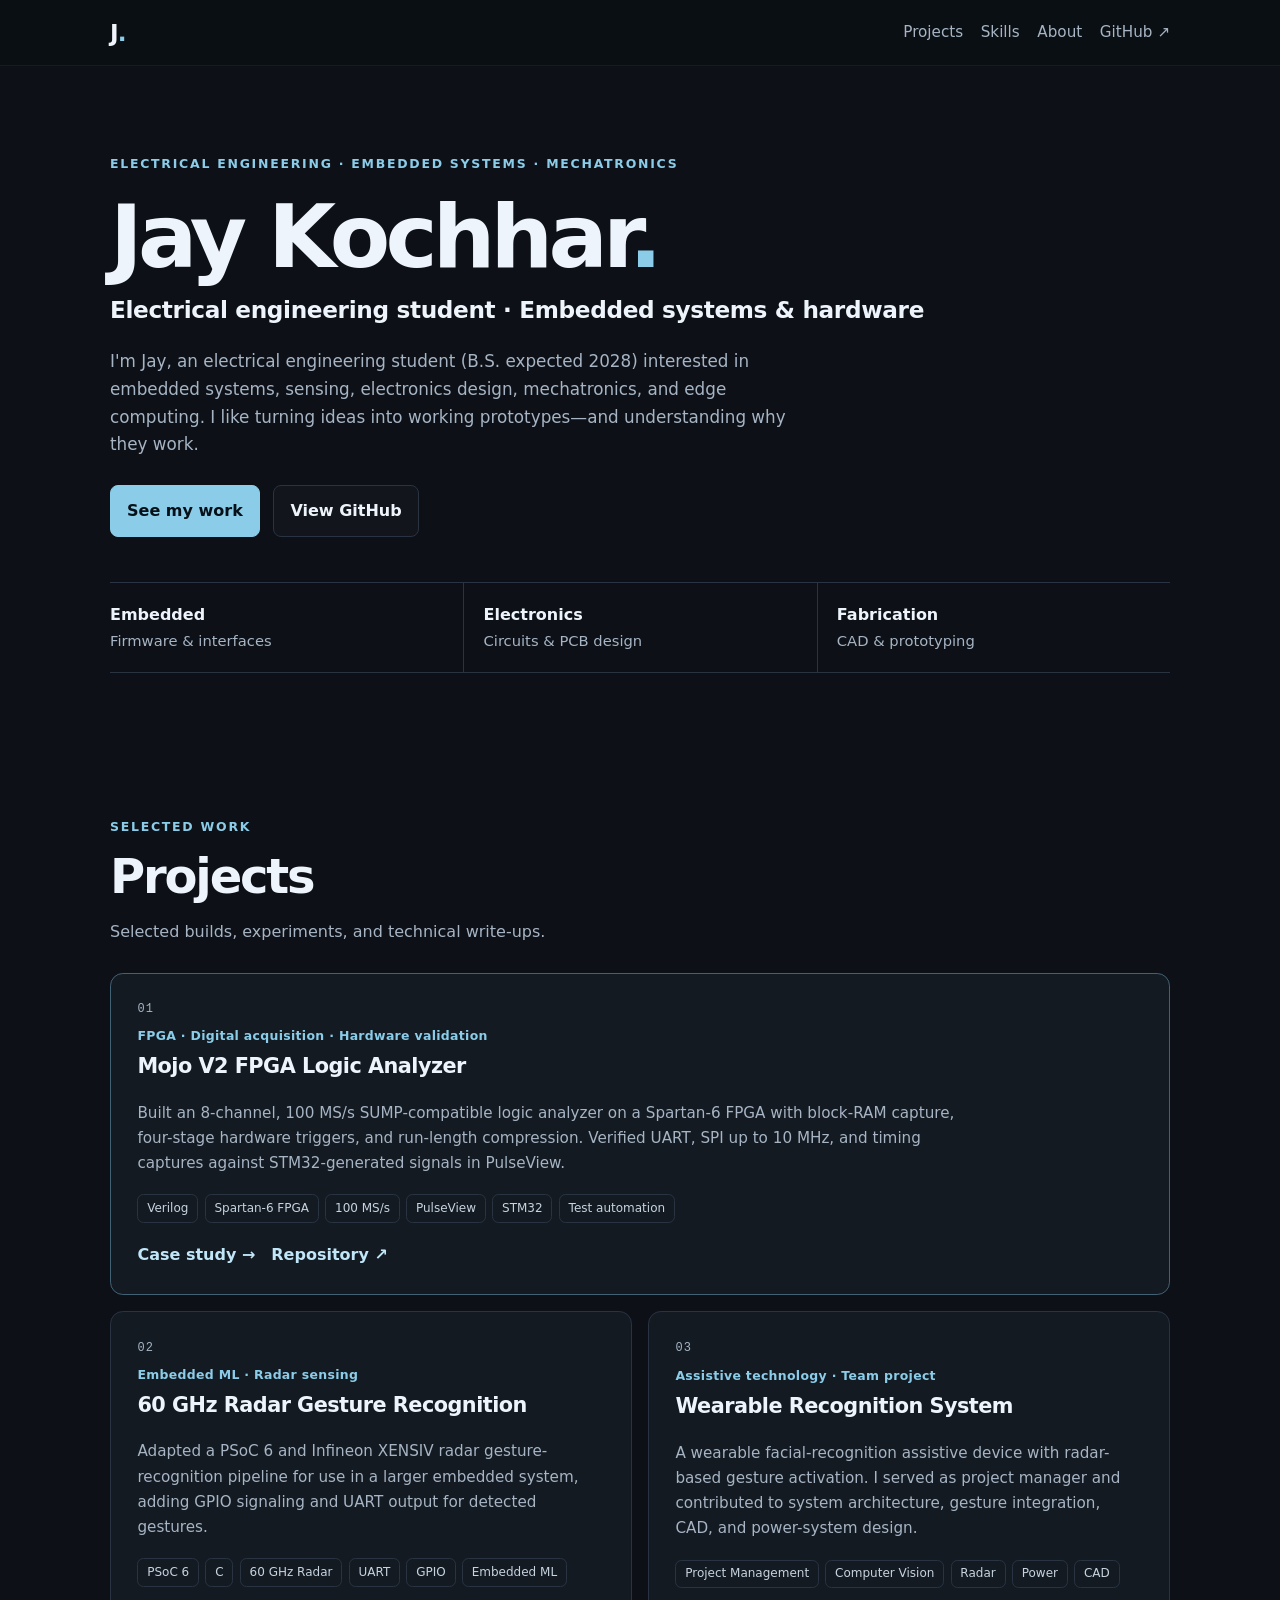
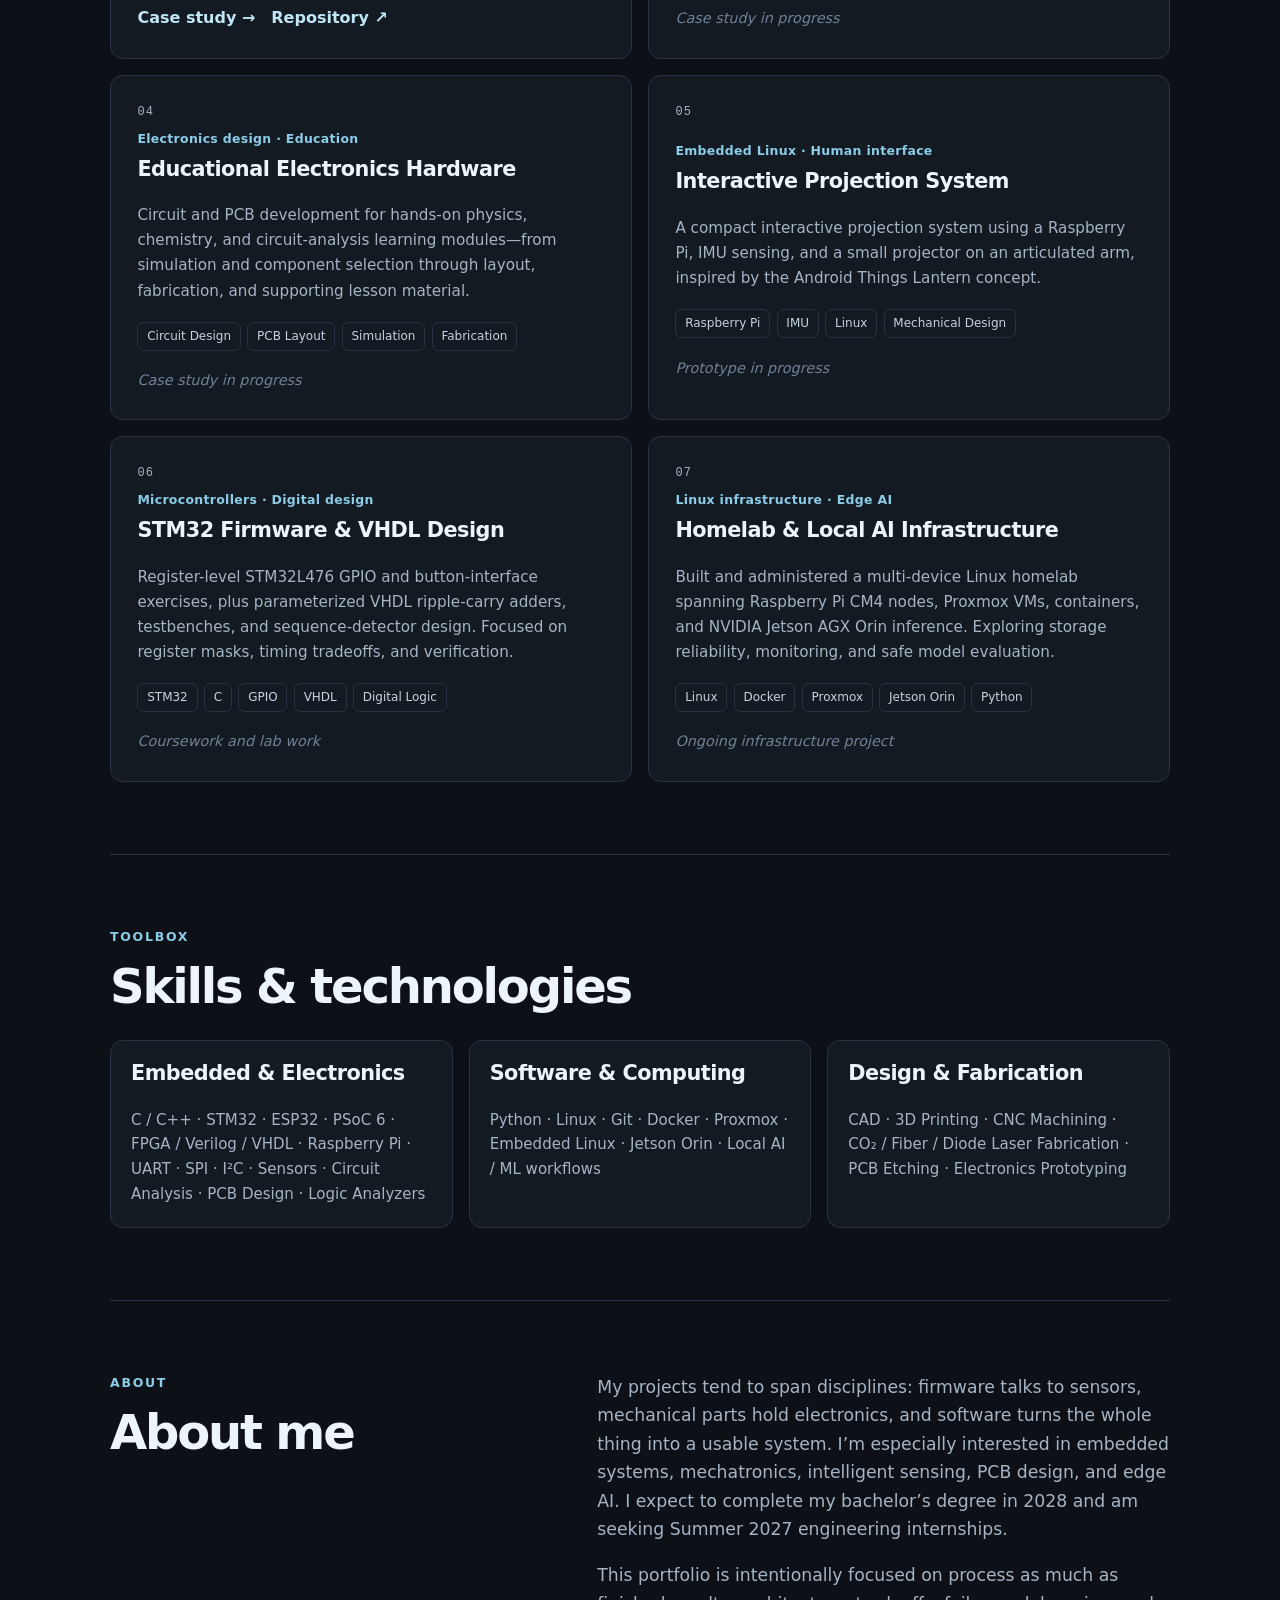
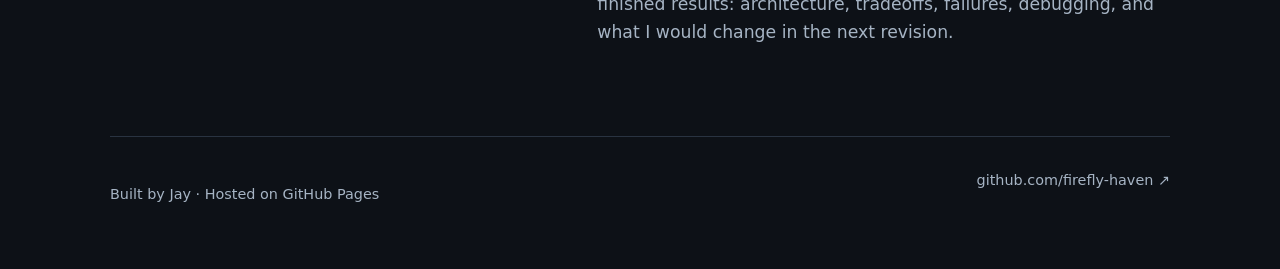
<file: index.html>
<!doctype html>
<html lang="en">
<head>
  <meta charset="utf-8">
  <meta name="viewport" content="width=device-width, initial-scale=1">
  <meta name="description" content="Jay's electrical engineering and embedded systems portfolio.">
  <title>Jay | Electrical Engineering & Embedded Systems</title>
  <link rel="stylesheet" href="styles.css">
</head>
<body>
  <header class="site-header">
    <a class="brand" href="#top" aria-label="Home">J<span>.</span></a>
    <nav aria-label="Primary navigation">
      <a href="#projects">Projects</a>
      <a href="#skills">Skills</a>
      <a href="#about">About</a>
      <a href="https://github.com/firefly-haven" target="_blank" rel="noreferrer">GitHub ↗</a>
    </nav>
  </header>

  <main id="top">
    <section class="hero section-shell">
      <p class="eyebrow">Electrical Engineering · Embedded Systems · Mechatronics</p>
      <h1>Jay Kochhar<span class="hero-period">.</span></h1>
      <p class="hero-subtitle">Electrical engineering student · Embedded systems & hardware</p>
      <p class="hero-copy">
        I'm Jay, an electrical engineering student (B.S. expected 2028) interested in embedded systems, sensing,
        electronics design, mechatronics, and edge computing. I like turning ideas into
        working prototypes—and understanding why they work.
      </p>
      <div class="hero-actions">
        <a class="button primary" href="#projects">See my work</a>
        <a class="button secondary" href="https://github.com/firefly-haven" target="_blank" rel="noreferrer">View GitHub</a>
      </div>
      <div class="hero-stats" aria-label="Focus areas">
        <div><strong>Embedded</strong><span>Firmware & interfaces</span></div>
        <div><strong>Electronics</strong><span>Circuits & PCB design</span></div>
        <div><strong>Fabrication</strong><span>CAD & prototyping</span></div>
      </div>
    </section>

    <section id="projects" class="section-shell section-block">
      <div class="section-heading">
        <p class="eyebrow">Selected work</p>
        <h2>Projects</h2>
        <p>Selected builds, experiments, and technical write-ups.</p>
      </div>

      <div class="project-grid">
        <article class="project-card featured">
          <div class="project-index">01</div>
          <div class="project-body">
            <p class="project-type">FPGA · Digital acquisition · Hardware validation</p>
            <h3>Mojo V2 FPGA Logic Analyzer</h3>
            <p>
              Built an 8-channel, 100 MS/s SUMP-compatible logic analyzer on a Spartan-6 FPGA with
              block-RAM capture, four-stage hardware triggers, and run-length compression. Verified
              UART, SPI up to 10 MHz, and timing captures against STM32-generated signals in PulseView.
            </p>
            <ul class="tags" aria-label="Technologies">
              <li>Verilog</li><li>Spartan-6 FPGA</li><li>100 MS/s</li><li>PulseView</li><li>STM32</li><li>Test automation</li>
            </ul>
            <div class="card-links">
              <a href="projects/mojo-logic-analyzer.html">Case study →</a>
              <a href="https://github.com/firefly-haven/mojo-v2-logic-analyzer" target="_blank" rel="noreferrer">Repository ↗</a>
            </div>
          </div>
        </article>
        <article class="project-card">
          <div class="project-index">02</div>
          <div class="project-body">
            <p class="project-type">Embedded ML · Radar sensing</p>
            <h3>60 GHz Radar Gesture Recognition</h3>
            <p>
              Adapted a PSoC 6 and Infineon XENSIV radar gesture-recognition pipeline for use in a larger embedded system,
              adding GPIO signaling and UART output for detected gestures.
            </p>
            <ul class="tags" aria-label="Technologies">
              <li>PSoC 6</li><li>C</li><li>60 GHz Radar</li><li>UART</li><li>GPIO</li><li>Embedded ML</li>
            </ul>
            <div class="card-links">
              <a href="projects/radar-gesture.html">Case study →</a>
              <a href="https://github.com/firefly-haven/PSOC-Trigger1" target="_blank" rel="noreferrer">Repository ↗</a>
            </div>
          </div>
        </article>

        <article class="project-card">
          <div class="project-index">03</div>
          <div class="project-body">
            <p class="project-type">Assistive technology · Team project</p>
            <h3>Wearable Recognition System</h3>
            <p>
              A wearable facial-recognition assistive device with radar-based gesture activation. I served as project manager
              and contributed to system architecture, gesture integration, CAD, and power-system design.
            </p>
            <ul class="tags"><li>Project Management</li><li>Computer Vision</li><li>Radar</li><li>Power</li><li>CAD</li></ul>
            <p class="status">Case study in progress</p>
          </div>
        </article>

        <article class="project-card">
          <div class="project-index">04</div>
          <div class="project-body">
            <p class="project-type">Electronics design · Education</p>
            <h3>Educational Electronics Hardware</h3>
            <p>
              Circuit and PCB development for hands-on physics, chemistry, and circuit-analysis learning modules—from simulation
              and component selection through layout, fabrication, and supporting lesson material.
            </p>
            <ul class="tags"><li>Circuit Design</li><li>PCB Layout</li><li>Simulation</li><li>Fabrication</li></ul>
            <p class="status">Case study in progress</p>
          </div>
        </article>

        <article class="project-card">
          <div class="project-index">05</div>
          <div class="project-body">
            <p class="project-type">Embedded Linux · Human interface</p>
            <h3>Interactive Projection System</h3>
            <p>
              A compact interactive projection system using a Raspberry Pi, IMU sensing, and a small projector on an articulated arm,
              inspired by the Android Things Lantern concept.
            </p>
            <ul class="tags"><li>Raspberry Pi</li><li>IMU</li><li>Linux</li><li>Mechanical Design</li></ul>
            <p class="status">Prototype in progress</p>
          </div>
        </article>
        <article class="project-card">
          <div class="project-index">06</div>
          <div class="project-body">
            <p class="project-type">Microcontrollers · Digital design</p>
            <h3>STM32 Firmware & VHDL Design</h3>
            <p>Register-level STM32L476 GPIO and button-interface exercises, plus parameterized VHDL ripple-carry adders, testbenches, and sequence-detector design. Focused on register masks, timing tradeoffs, and verification.</p>
            <ul class="tags"><li>STM32</li><li>C</li><li>GPIO</li><li>VHDL</li><li>Digital Logic</li></ul>
            <p class="status">Coursework and lab work</p>
          </div>
        </article>
        <article class="project-card">
          <div class="project-index">07</div>
          <div class="project-body">
            <p class="project-type">Linux infrastructure · Edge AI</p>
            <h3>Homelab & Local AI Infrastructure</h3>
            <p>Built and administered a multi-device Linux homelab spanning Raspberry Pi CM4 nodes, Proxmox VMs, containers, and NVIDIA Jetson AGX Orin inference. Exploring storage reliability, monitoring, and safe model evaluation.</p>
            <ul class="tags"><li>Linux</li><li>Docker</li><li>Proxmox</li><li>Jetson Orin</li><li>Python</li></ul>
            <p class="status">Ongoing infrastructure project</p>
          </div>
        </article>
      </div>
    </section>

    <section id="skills" class="section-shell section-block skills-section">
      <div class="section-heading">
        <p class="eyebrow">Toolbox</p>
        <h2>Skills & technologies</h2>
      </div>
      <div class="skill-grid">
        <div class="skill-group">
          <h3>Embedded & Electronics</h3>
          <p>C / C++ · STM32 · ESP32 · PSoC 6 · FPGA / Verilog / VHDL · Raspberry Pi · UART · SPI · I²C · Sensors · Circuit Analysis · PCB Design · Logic Analyzers</p>
        </div>
        <div class="skill-group">
          <h3>Software & Computing</h3>
          <p>Python · Linux · Git · Docker · Proxmox · Embedded Linux · Jetson Orin · Local AI / ML workflows</p>
        </div>
        <div class="skill-group">
          <h3>Design & Fabrication</h3>
          <p>CAD · 3D Printing · CNC Machining · CO₂ / Fiber / Diode Laser Fabrication · PCB Etching · Electronics Prototyping</p>
        </div>
      </div>
    </section>

    <section id="about" class="section-shell section-block about-section">
      <div class="section-heading">
        <p class="eyebrow">About</p>
        <h2>About me</h2>
      </div>
      <div class="about-copy">
        <p>
          My projects tend to span disciplines: firmware talks to sensors, mechanical parts hold electronics, and software turns the whole thing into a usable system.
          I’m especially interested in embedded systems, mechatronics, intelligent sensing, PCB design, and edge AI. I expect to complete my bachelor’s degree in 2028 and am seeking Summer 2027 engineering internships.
        </p>
        <p>
          This portfolio is intentionally focused on process as much as finished results: architecture, tradeoffs, failures, debugging, and what I would change in the next revision.
        </p>
      </div>
    </section>
  </main>

  <footer class="site-footer section-shell">
    <p>Built by Jay · Hosted on GitHub Pages</p>
    <a href="https://github.com/firefly-haven" target="_blank" rel="noreferrer">github.com/firefly-haven ↗</a>
  </footer>
</body>
</html>
</file>
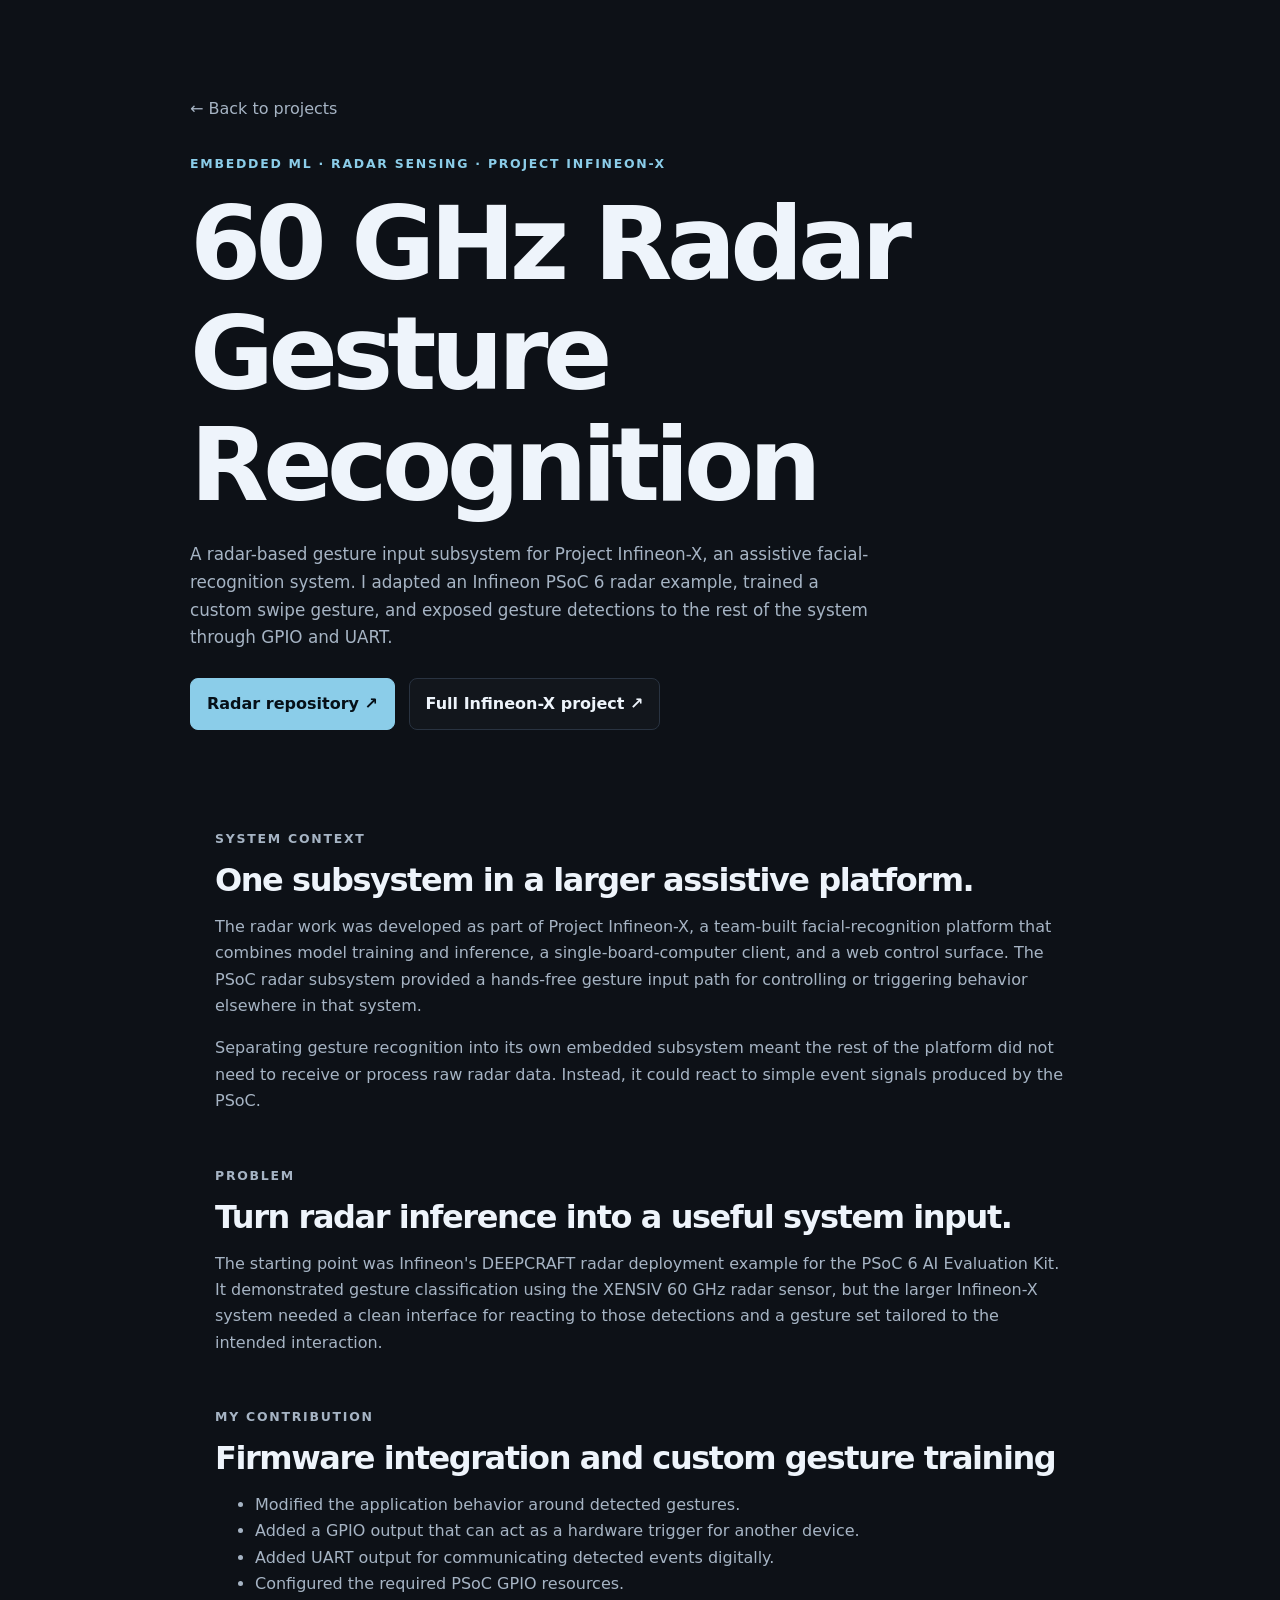
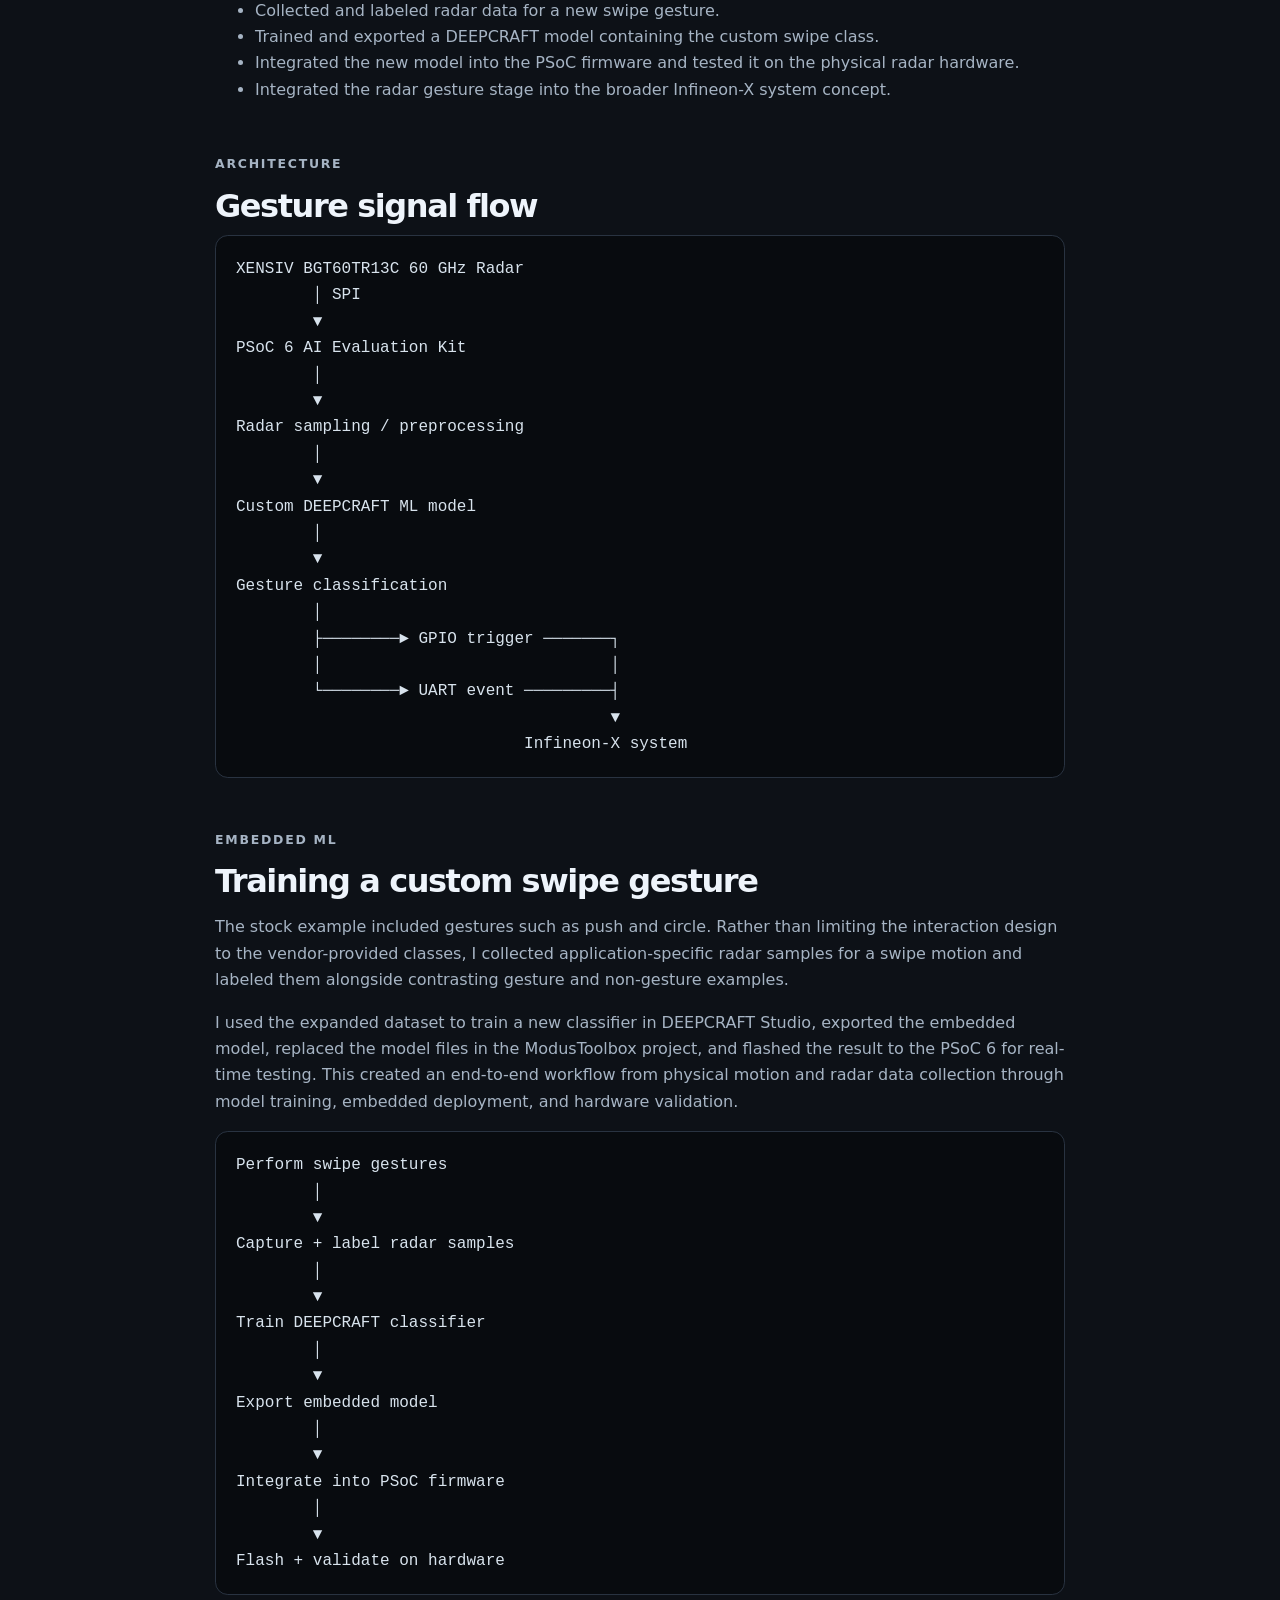
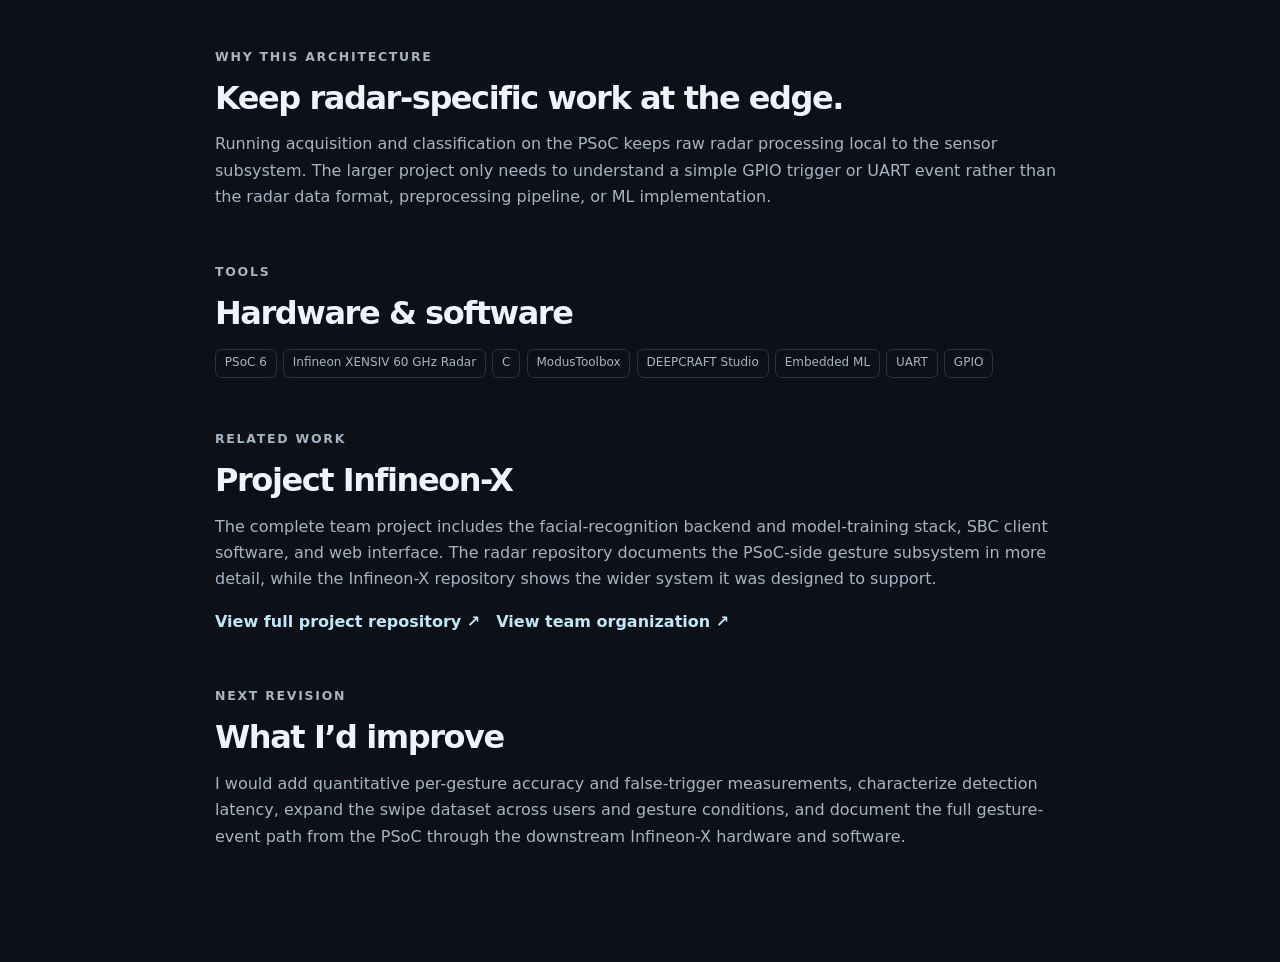
<file: projects/radar-gesture.html>
<!doctype html>
<html lang="en">
<head>
  <meta charset="utf-8">
  <meta name="viewport" content="width=device-width, initial-scale=1">
  <meta name="description" content="Case study: 60 GHz radar gesture recognition on PSoC 6 for Project Infineon-X.">
  <title>Radar Gesture Recognition | Jay</title>
  <link rel="stylesheet" href="../styles.css">
</head>
<body>
  <main>
    <div class="section-shell case-hero">
      <a class="back-link" href="../index.html#projects">← Back to projects</a>
      <p class="eyebrow">Embedded ML · Radar sensing · Project Infineon-X</p>
      <h1>60 GHz Radar Gesture Recognition</h1>
      <p class="hero-copy">
        A radar-based gesture input subsystem for Project Infineon-X, an assistive facial-recognition system. I adapted an Infineon PSoC 6 radar example, trained a custom swipe gesture, and exposed gesture detections to the rest of the system through GPIO and UART.
      </p>
      <div class="hero-actions">
        <a class="button primary" href="https://github.com/firefly-haven/PSOC-Trigger1" target="_blank" rel="noreferrer">Radar repository ↗</a>
        <a class="button secondary" href="https://github.com/Infineon-X/infineon-x" target="_blank" rel="noreferrer">Full Infineon-X project ↗</a>
      </div>
    </div>

    <article class="section-shell case-content">
      <section>
        <p class="eyebrow">System context</p>
        <h2>One subsystem in a larger assistive platform.</h2>
        <p>
          The radar work was developed as part of Project Infineon-X, a team-built facial-recognition platform that combines model training and inference, a single-board-computer client, and a web control surface. The PSoC radar subsystem provided a hands-free gesture input path for controlling or triggering behavior elsewhere in that system.
        </p>
        <p>
          Separating gesture recognition into its own embedded subsystem meant the rest of the platform did not need to receive or process raw radar data. Instead, it could react to simple event signals produced by the PSoC.
        </p>
      </section>

      <section>
        <p class="eyebrow">Problem</p>
        <h2>Turn radar inference into a useful system input.</h2>
        <p>
          The starting point was Infineon's DEEPCRAFT radar deployment example for the PSoC 6 AI Evaluation Kit. It demonstrated gesture classification using the XENSIV 60 GHz radar sensor, but the larger Infineon-X system needed a clean interface for reacting to those detections and a gesture set tailored to the intended interaction.
        </p>
      </section>

      <section>
        <p class="eyebrow">My contribution</p>
        <h2>Firmware integration and custom gesture training</h2>
        <ul>
          <li>Modified the application behavior around detected gestures.</li>
          <li>Added a GPIO output that can act as a hardware trigger for another device.</li>
          <li>Added UART output for communicating detected events digitally.</li>
          <li>Configured the required PSoC GPIO resources.</li>
          <li>Collected and labeled radar data for a new swipe gesture.</li>
          <li>Trained and exported a DEEPCRAFT model containing the custom swipe class.</li>
          <li>Integrated the new model into the PSoC firmware and tested it on the physical radar hardware.</li>
          <li>Integrated the radar gesture stage into the broader Infineon-X system concept.</li>
        </ul>
      </section>

      <section>
        <p class="eyebrow">Architecture</p>
        <h2>Gesture signal flow</h2>
        <div class="architecture">XENSIV BGT60TR13C 60 GHz Radar
        │ SPI
        ▼
PSoC 6 AI Evaluation Kit
        │
        ▼
Radar sampling / preprocessing
        │
        ▼
Custom DEEPCRAFT ML model
        │
        ▼
Gesture classification
        │
        ├────────► GPIO trigger ───────┐
        │                              │
        └────────► UART event ─────────┤
                                       ▼
                              Infineon-X system</div>
      </section>

      <section>
        <p class="eyebrow">Embedded ML</p>
        <h2>Training a custom swipe gesture</h2>
        <p>
          The stock example included gestures such as push and circle. Rather than limiting the interaction design to the vendor-provided classes, I collected application-specific radar samples for a swipe motion and labeled them alongside contrasting gesture and non-gesture examples.
        </p>
        <p>
          I used the expanded dataset to train a new classifier in DEEPCRAFT Studio, exported the embedded model, replaced the model files in the ModusToolbox project, and flashed the result to the PSoC 6 for real-time testing. This created an end-to-end workflow from physical motion and radar data collection through model training, embedded deployment, and hardware validation.
        </p>
        <div class="architecture">Perform swipe gestures
        │
        ▼
Capture + label radar samples
        │
        ▼
Train DEEPCRAFT classifier
        │
        ▼
Export embedded model
        │
        ▼
Integrate into PSoC firmware
        │
        ▼
Flash + validate on hardware</div>
      </section>

      <section>
        <p class="eyebrow">Why this architecture</p>
        <h2>Keep radar-specific work at the edge.</h2>
        <p>
          Running acquisition and classification on the PSoC keeps raw radar processing local to the sensor subsystem. The larger project only needs to understand a simple GPIO trigger or UART event rather than the radar data format, preprocessing pipeline, or ML implementation.
        </p>
      </section>

      <section>
        <p class="eyebrow">Tools</p>
        <h2>Hardware & software</h2>
        <ul class="tags">
          <li>PSoC 6</li>
          <li>Infineon XENSIV 60 GHz Radar</li>
          <li>C</li>
          <li>ModusToolbox</li>
          <li>DEEPCRAFT Studio</li>
          <li>Embedded ML</li>
          <li>UART</li>
          <li>GPIO</li>
        </ul>
      </section>

      <section>
        <p class="eyebrow">Related work</p>
        <h2>Project Infineon-X</h2>
        <p>
          The complete team project includes the facial-recognition backend and model-training stack, SBC client software, and web interface. The radar repository documents the PSoC-side gesture subsystem in more detail, while the Infineon-X repository shows the wider system it was designed to support.
        </p>
        <div class="card-links">
          <a href="https://github.com/Infineon-X/infineon-x" target="_blank" rel="noreferrer">View full project repository ↗</a>
          <a href="https://github.com/Infineon-X" target="_blank" rel="noreferrer">View team organization ↗</a>
        </div>
      </section>

      <section>
        <p class="eyebrow">Next revision</p>
        <h2>What I’d improve</h2>
        <p>
          I would add quantitative per-gesture accuracy and false-trigger measurements, characterize detection latency, expand the swipe dataset across users and gesture conditions, and document the full gesture-event path from the PSoC through the downstream Infineon-X hardware and software.
        </p>
      </section>
    </article>
  </main>
</body>
</html>
</file>
<file: styles.css>
:root {
  --bg: #0b0f14;
  --panel: #121821;
  --panel-2: #18212d;
  --text: #eef4fb;
  --muted: #9aa9ba;
  --line: #273241;
  --accent: #7dd3fc;
  --accent-2: #bae6fd;
  --max: 1120px;
}

* { box-sizing: border-box; }
html { scroll-behavior: smooth; }
body {
  margin: 0;
  font-family: Inter, ui-sans-serif, system-ui, -apple-system, BlinkMacSystemFont, "Segoe UI", sans-serif;
  color: var(--text);
  background:
    radial-gradient(circle at top right, rgba(125, 211, 252, 0.08), transparent 30rem),
    var(--bg);
  line-height: 1.6;
}

a { color: inherit; }

.site-header {
  position: sticky;
  top: 0;
  z-index: 10;
  display: flex;
  justify-content: space-between;
  align-items: center;
  gap: 1rem;
  padding: 1rem max(1.25rem, calc((100vw - var(--max)) / 2));
  border-bottom: 1px solid rgba(255,255,255,0.06);
  background: rgba(11, 15, 20, 0.88);
  backdrop-filter: blur(12px);
}

.brand {
  font-size: 1.45rem;
  font-weight: 800;
  text-decoration: none;
  letter-spacing: -0.04em;
}
.brand span { color: var(--accent); }

nav { display: flex; gap: 1.1rem; flex-wrap: wrap; }
nav a {
  color: var(--muted);
  text-decoration: none;
  font-size: 0.95rem;
}
nav a:hover { color: var(--text); }

.section-shell {
  width: min(var(--max), calc(100% - 2.5rem));
  margin-inline: auto;
}

.hero {
  min-height: 82vh;
  display: grid;
  align-content: center;
  padding-block: 6rem 4rem;
}

.eyebrow {
  margin: 0 0 0.85rem;
  color: var(--accent);
  text-transform: uppercase;
  letter-spacing: 0.14em;
  font-size: 0.78rem;
  font-weight: 800;
}

h1, h2, h3 { line-height: 1.08; margin-top: 0; }
h1 {
  max-width: 900px;
  margin-bottom: 1.3rem;
  font-size: clamp(3rem, 8vw, 6.5rem);
  letter-spacing: -0.055em;
}
h1 span { color: var(--accent-2); }
h2 {
  margin-bottom: 0.75rem;
  font-size: clamp(2.2rem, 5vw, 4rem);
  letter-spacing: -0.045em;
}
h3 { font-size: 1.45rem; letter-spacing: -0.025em; }

.hero-copy {
  max-width: 760px;
  margin: 0 0 2rem;
  color: var(--muted);
  font-size: clamp(1.05rem, 2.2vw, 1.3rem);
}

.hero-actions { display: flex; gap: 0.85rem; flex-wrap: wrap; }
.button {
  display: inline-flex;
  align-items: center;
  min-height: 46px;
  padding: 0.75rem 1rem;
  border: 1px solid var(--line);
  border-radius: 0.75rem;
  text-decoration: none;
  font-weight: 700;
}
.button.primary {
  color: #061018;
  border-color: var(--accent);
  background: var(--accent);
}
.button.secondary { background: rgba(255,255,255,0.02); }
.button:hover { transform: translateY(-1px); }

.hero-stats {
  display: grid;
  grid-template-columns: repeat(3, 1fr);
  margin-top: 4rem;
  border-top: 1px solid var(--line);
  border-bottom: 1px solid var(--line);
}
.hero-stats div { padding: 1.2rem 1rem 1.2rem 0; }
.hero-stats div + div { border-left: 1px solid var(--line); padding-left: 1.2rem; }
.hero-stats strong, .hero-stats span { display: block; }
.hero-stats span { color: var(--muted); font-size: 0.92rem; }

.section-block { padding-block: 6rem; }
.section-heading { max-width: 760px; margin-bottom: 2.3rem; }
.section-heading > p:last-child { color: var(--muted); }

.project-grid { display: grid; gap: 1rem; }
.project-card {
  display: grid;
  grid-template-columns: 72px 1fr;
  gap: 1rem;
  padding: 1.45rem;
  border: 1px solid var(--line);
  border-radius: 1rem;
  background: linear-gradient(180deg, rgba(255,255,255,0.025), rgba(255,255,255,0.01));
}
.project-card.featured {
  background: linear-gradient(180deg, rgba(125,211,252,0.08), rgba(255,255,255,0.015));
}
.project-index {
  color: var(--muted);
  font-family: ui-monospace, SFMono-Regular, Menlo, monospace;
  font-size: 0.88rem;
}
.project-type {
  margin: 0 0 0.45rem;
  color: var(--accent);
  font-size: 0.86rem;
  font-weight: 700;
}
.project-body > p:not(.project-type):not(.status) { max-width: 820px; color: var(--muted); }
.tags {
  display: flex;
  gap: 0.5rem;
  flex-wrap: wrap;
  padding: 0;
  margin: 1rem 0;
  list-style: none;
}
.tags li {
  padding: 0.35rem 0.6rem;
  border: 1px solid var(--line);
  border-radius: 999px;
  color: #c7d3df;
  font-size: 0.8rem;
}
.card-links { display: flex; gap: 1rem; flex-wrap: wrap; }
.card-links a { color: var(--accent-2); font-weight: 700; text-decoration: none; }
.status { margin-bottom: 0; color: #718096; font-size: 0.9rem; font-style: italic; }

.skills-section { border-top: 1px solid var(--line); }
.skill-grid { display: grid; grid-template-columns: repeat(3, 1fr); gap: 1rem; }
.skill-group {
  padding: 1.4rem;
  border: 1px solid var(--line);
  border-radius: 1rem;
  background: var(--panel);
}
.skill-group p { margin-bottom: 0; color: var(--muted); }

.about-section { display: grid; grid-template-columns: 0.85fr 1.15fr; gap: 4rem; border-top: 1px solid var(--line); }
.about-copy { color: var(--muted); font-size: 1.08rem; }
.about-copy p:first-child { margin-top: 0; }

.site-footer {
  display: flex;
  justify-content: space-between;
  gap: 1rem;
  padding-block: 2rem 3rem;
  border-top: 1px solid var(--line);
  color: var(--muted);
  font-size: 0.9rem;
}
.site-footer a { text-decoration: none; }

.case-hero { padding-block: 6rem 3rem; max-width: 900px; }
.back-link { display: inline-block; margin-bottom: 2rem; color: var(--muted); text-decoration: none; }
.case-content { max-width: 850px; padding-bottom: 6rem; }
.case-content section { margin-top: 3.2rem; }
.case-content h2 { font-size: 2rem; }
.case-content p, .case-content li { color: var(--muted); }
.architecture {
  overflow-x: auto;
  padding: 1.25rem;
  border: 1px solid var(--line);
  border-radius: 0.8rem;
  background: #080b0f;
  color: #d8e3ed;
  font-family: ui-monospace, SFMono-Regular, Menlo, monospace;
  white-space: pre;
}

@media (max-width: 760px) {
  .site-header { align-items: flex-start; }
  nav { justify-content: flex-end; gap: 0.65rem 0.9rem; }
  .hero { min-height: auto; padding-top: 5rem; }
  .hero-stats, .skill-grid, .about-section { grid-template-columns: 1fr; }
  .hero-stats div + div { border-left: 0; border-top: 1px solid var(--line); padding-left: 0; }
  .project-card { grid-template-columns: 1fr; }
  .about-section { gap: 1rem; }
  .site-footer { flex-direction: column; }
}

@media (prefers-reduced-motion: no-preference) {
  .button, .project-card { transition: transform 160ms ease, border-color 160ms ease; }
  .project-card:hover { transform: translateY(-2px); border-color: #3a4a5e; }
}

/* Portfolio refinement: compact, readable, and consistent across case studies */
:root { --bg:#0d1117; --panel:#131a22; --line:#293341; --muted:#a6b4c4; --accent:#8bcde9; --accent-2:#c0e6f7; --max:1060px; }
body { background:var(--bg); line-height:1.65; }
.site-header { padding-block:.85rem; }
.hero { min-height:auto; padding-block:5.5rem 4.5rem; }
.hero h1 { font-size:clamp(3.4rem,7vw,5.5rem); margin-bottom:.45rem; letter-spacing:-.055em; }
.hero-period { color:var(--accent); }
.hero-subtitle { color:var(--text); font-size:clamp(1.08rem,2.2vw,1.45rem); font-weight:550; margin:0 0 1.2rem; letter-spacing:-.015em; }
.hero-copy { max-width:690px; font-size:1.05rem; margin-bottom:1.6rem; }
.hero-stats { margin-top:2.8rem; }
.section-block { padding-block:4.5rem; }
.section-heading { margin-bottom:1.7rem; }
h2 { font-size:clamp(2rem,4vw,3rem); }
h3 { line-height:1.25; font-size:1.3rem; }
.project-grid { grid-template-columns:repeat(2,minmax(0,1fr)); gap:1rem; }
.project-card { grid-template-columns:1fr; gap:.4rem; padding:1.65rem; background:var(--panel); border-radius:.8rem; min-width:0; }
.project-card.featured { grid-column:1/-1; background:var(--panel); border-color:#426174; }
.project-index { font-size:.75rem; letter-spacing:.1em; }
.project-type { font-size:.78rem; letter-spacing:.025em; }
.project-body > p:not(.project-type):not(.status) { font-size:.95rem; line-height:1.65; }
.tags { gap:.4rem; margin:1.15rem 0; }
.tags li { padding:.22rem .55rem; border-radius:.4rem; font-size:.75rem; }
.skill-group { padding:1.25rem; border-radius:.8rem; }
.skill-group p { font-size:.94rem; }
.button { border-radius:.5rem; }
a:focus-visible { outline:2px solid var(--accent); outline-offset:4px; }
@media (max-width:760px) {
 .hero { padding-block:4rem 3rem; }
 .project-grid { grid-template-columns:1fr; }
 .project-card.featured { grid-column:auto; }
 .section-block { padding-block:3.5rem; }
 .hero-subtitle { line-height:1.4; }
}
</file>
